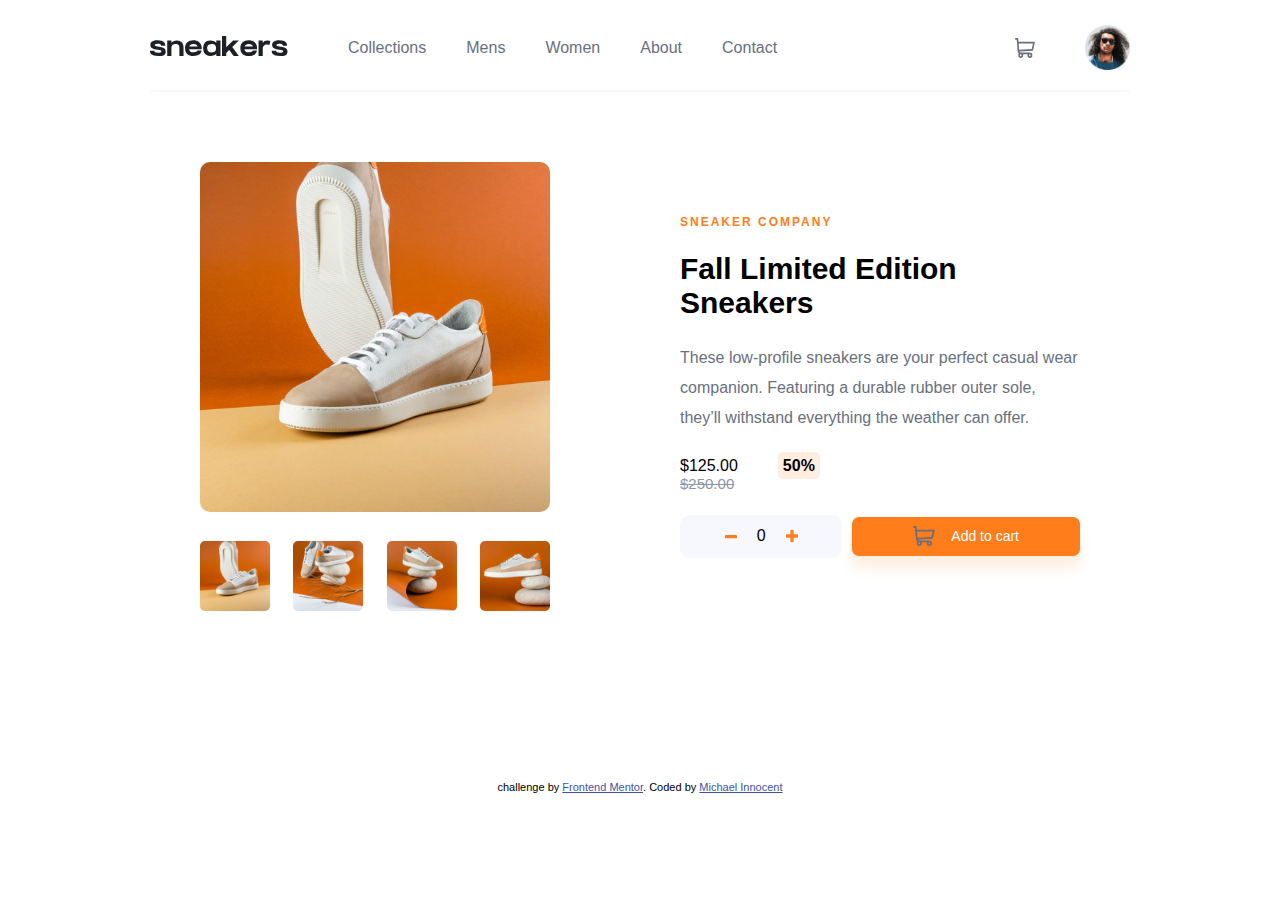
<file: ecommerce-product-page-main/index.html>
<!DOCTYPE html>
<html lang="en">
<head>
  <meta charset="UTF-8">
  <meta name="viewport" content="width=device-width, initial-scale=1.0"> <!-- displays site properly based on user's device -->

  <link rel="icon" 
  type="image/png" 
  sizes="32x32" 
  href="./images/favicon-32x32.png"
  />
  <link rel="stylesheet" href="css/style.css">
  
  <title>Frontend Mentor | E-commerce product page</title>

  <!-- Feel free to remove these styles or customise in your own stylesheet 👍 -->
  <style>
    .attribution {
       font-size: 11px; 
       text-align: center;
       }
    .attribution a {
       color: hsl(228, 45%, 44%); 
      }
  </style>
</head>
<body>
    <div class="container">
        <div class="header">
            <div class="nav-right">
                <div class="logo">
                    <img src="images/logo.svg" alt="" srcset="">
                </div>
                <div class="nav">
                    <ul>
                        <li>Collections</li>
                        <li>Mens</li>
                        <li>Women</li>
                        <li>About</li>
                        <li>Contact</li>
                    </ul>
                </div>
            </div>
            <div class="account">
                <img src="images/icon-cart.svg" 
                height="20px"
                width="20px"
                alt=""
                 srcset=""
                 >
                 <img src="images/image-avatar.png"
                 width="45px"
                 height="45px"
                  alt="" 
                  srcset="">
            </div>
        </div>
        <div id="line"></div>

        <main>
            <div class="main">
                <div class="left-div">
                    <div class="image">
                        <img src="images/image-product-1.jpg" style=
                        "border-radius: 10px;" width="350px" height="350px" alt ="" srcset="">
                    </div>
                    <div class="collections">
                        <img src="images/image-product-1-thumbnail.jpg"
                         alt="" 
                         srcset="">
                         <img src="images/image-product-2-thumbnail.jpg" 
                         alt="" 
                         srcset="">
                         <img src="images/image-product-3-thumbnail.jpg"
                          alt="" 
                          srcset="">
                          <img src="images/image-product-4-thumbnail.jpg" 
                          alt="" 
                          srcset="">
                    </div>
                </div>
                <div class="right-div">
                    <div class="name">Sneaker Company</div>
                    <div class="title-desc">Fall Limited Edition Sneakers</div>
                    <div class="desc">
                        These low-profile sneakers are your perfect casual wear companion. Featuring a 
  durable rubber outer sole, they’ll withstand everything the weather can offer.
                    </div>
                    <div class="price">
                        <span>$125.00</span><strong>50%</strong>
                        <p><del>$250.00</del></p>
                    </div>
                    <div class="btn">
                        <div class="spin-box">
                           <div class="minus"><img src="images/icon-minus.svg"
                             alt="" srcset=""></div>
                            <span>0</span>
                            <img src="images/icon-plus.svg" alt="" srcset="">
                        </div>
                        <div class="cartBtn">
                            <img src="images/icon-cart.svg" alt="" srcset="">
                            <span>Add to cart</span>
                        </div>
                    </div>
                </div>
            </div>
        </main>

        <div class="footer"></div>
    </div>
    <footer>
        <div class="attribution">
            challenge by
            <a href="http://www.frontendmentor.io?ref=challenge" target="_blank"
            >Frontend Mentor</a
            >. Coded by <a href="#">Michael Innocent</a>
        </div>
    </footer>
</body>
</html>
</file>
<file: ecommerce-product-page-main/css/style.css>
*{
    padding: 0%;
    margin: 0%;
    list-style: none;
    font-family: "kumbh sans", sans-serif;
}
.container{
    padding: 25px 150px 100px 150px;
    /* background: gray; */
}
.header{
    display: flex;
    flex-direction: row;
    justify-content: space-between;
    align-items: center;
}
.nav-right{
    display: flex;
    flex-direction: row;
    justify-content: center;
    align-items: center;
    gap: 40px;
}
#line{
    height: 2px;
    background: hsl(223, 64%, 98%);
    margin-top: 20px;
}
.nav ul{
    display: flex;
    flex-direction: row;
    color: hsl(219, 9%, 45%);
}
ul li{
    padding: 0 20px;
}
.account{
    display: flex;
    flex-direction: row;
    justify-content: center;
    align-items: center;
    gap: 50px;
}
.main{
    display: flex;
    flex-direction: row;
    padding: 70px 50px;
    justify-content: space-between;
}
.left-div{
    display: flex;
    flex-direction: column;
    gap: 25px;
    /*  */
}
.collections{
    display: flex;
    flex-direction: row;
    justify-content: space-between;
}
.collections img{
    border-radius: 5px;
    width: 70px;
    height: 70px;
}

.right-div{
    display: flex;
    flex-direction: column;
    width: 400px;
    justify-content: space-evenly;
    padding: 30px 0;
    flex: 0.75;
    /* gap: 20px; */
}
.name{
    font-size: 12px;
    text-transform: uppercase;
    letter-spacing: 2px;
    color: hsl(26, 100%, 55%);
    font-weight: 600;
}
.title-desc{
    font-weight: 800;
    font-size: 30px;
}
.desc{
    font-size: 16px;
    color: hsl(219, 9%, 45%);
    line-height: 30px;
}
.btn{
    display: flex;
    flex-direction: row;
    justify-content: space-between;
    align-items: center;
    /* width: 100%; */
    gap: 10px;
}
.cartBtn{
    display: flex;
    flex: 0.8;
    padding: 0.6rem 3rem;
    background: hsl(26, 100%, 55%);
    border-radius: 7px;
    justify-content: center;
    align-items: center;
    font-size: 14px;
    color: #ffff;
    gap: 1rem;
    width: 150px;
    font-weight: 500;
    box-shadow: 0px 12px 12px 1px hsl(25, 100%, 94%, 0.9);
}
.spin-box{
    display: flex;
    flex: 0.5;
    flex-direction: row;
    padding: 10px 40px;
    background: hsl(223, 64%, 98%);
    align-items: center;
    justify-content: center;
    gap: 20px;
    border-radius: 10px;
}
.minus{
    align-items: center;
    margin-bottom: 5px;
}
.price p{
   color: hsl(217, 14%, 60%); 
   font-size: 15px;
}
.price strong{
    margin-left: 10%;
   background: hsl(25, 100%, 94%);
   padding: 5px;
   border-radius: 5px;
    
}
@media screen and (max-width: 400px) {
    .main{
        flex-direction: column;
    }
}
</file>
